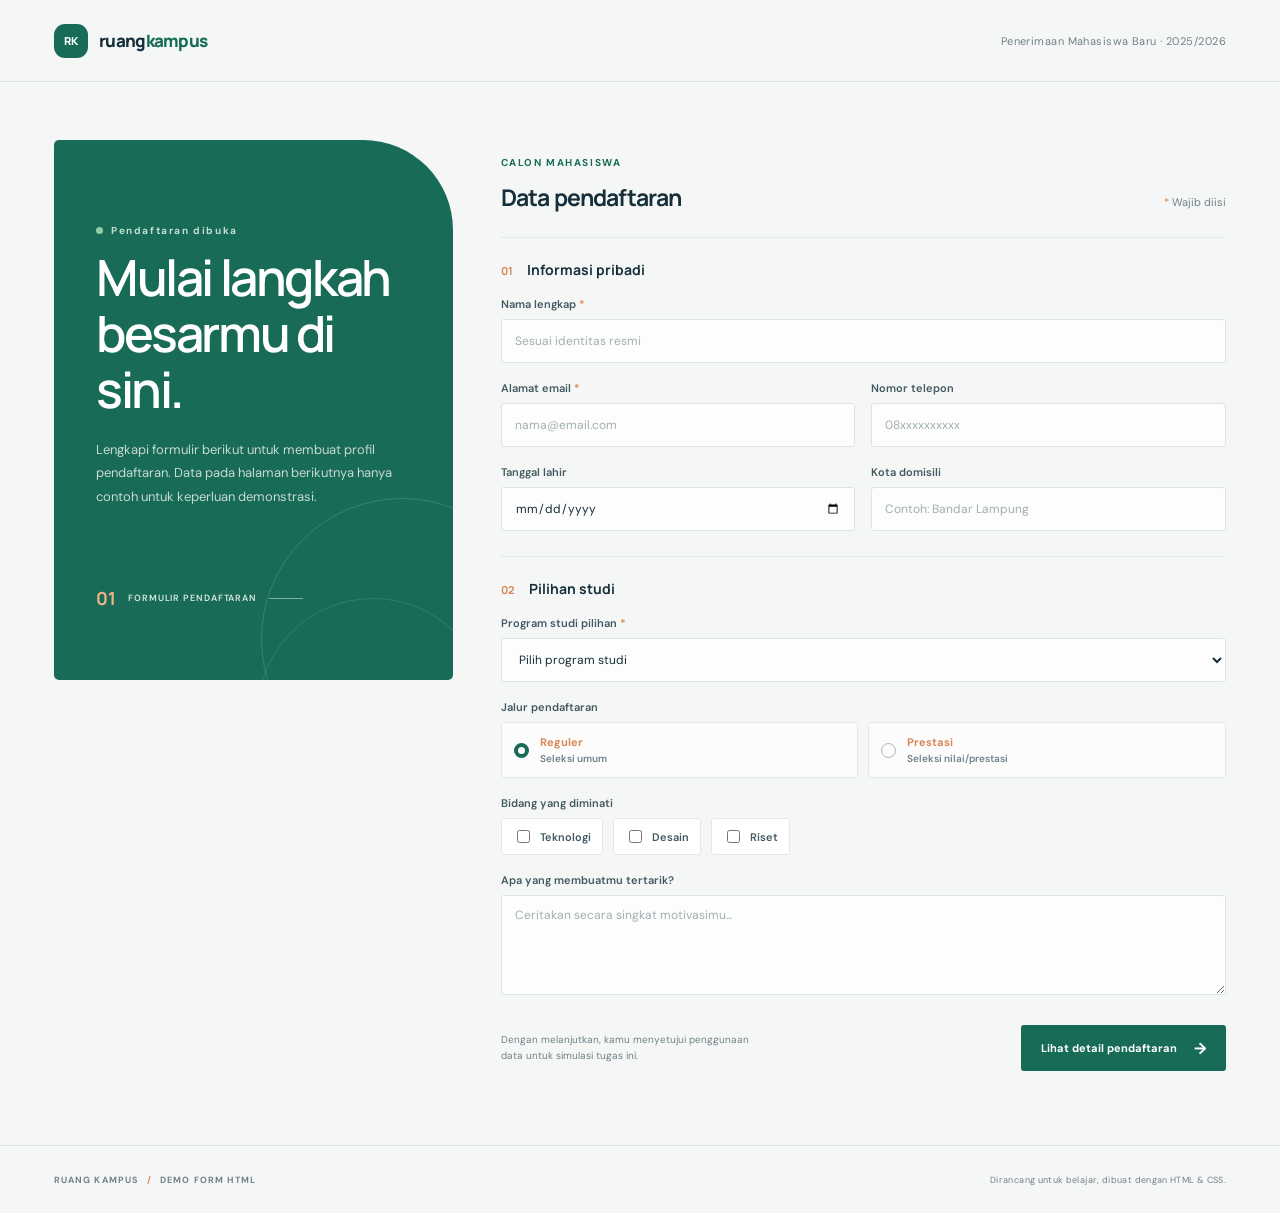
<file: task_3/index.html>
<!doctype html>
<html lang="id">
  <head>
    <meta charset="utf-8" />
    <meta name="viewport" content="width=device-width, initial-scale=1" />
    <meta
      name="description"
      content="Formulir pendaftaran mahasiswa baru — demo tugas HTML dan CSS."
    />
    <title>Formulir Pendaftaran | Ruang Kampus</title>
    <link rel="stylesheet" href="style.css" />
  </head>
  <body>
    <header class="site-header">
      <a class="brand" href="index.html" aria-label="Ruang Kampus, beranda">
        <span class="brand-mark">RK</span>
        <span>ruang<span class="brand-accent">kampus</span></span>
      </a>
      <span class="header-note">Penerimaan Mahasiswa Baru · 2025/2026</span>
    </header>

    <main class="page-shell">
      <section class="intro-panel" aria-labelledby="page-title">
        <p class="eyebrow"><span class="status-dot"></span> Pendaftaran dibuka</p>
        <h1 id="page-title">Mulai langkah<br />besarmu di sini.</h1>
        <p class="intro-copy">
          Lengkapi formulir berikut untuk membuat profil pendaftaran. Data pada
          halaman berikutnya hanya contoh untuk keperluan demonstrasi.
        </p>
        <div class="intro-footer">
          <span class="intro-number">01</span>
          <span>FORMULIR PENDAFTARAN</span>
          <span class="intro-line"></span>
        </div>
      </section>

      <section class="form-panel" aria-labelledby="form-title">
        <div class="section-heading">
          <div>
            <p class="eyebrow">CALON MAHASISWA</p>
            <h2 id="form-title">Data pendaftaran</h2>
          </div>
          <span class="required-note"><span aria-hidden="true">*</span> Wajib diisi</span>
        </div>

        <form action="detail.html" method="get">
          <fieldset class="form-section">
            <legend><span class="step-number">01</span> Informasi pribadi</legend>
            <div class="form-grid">
              <div class="field field-full">
                <label for="nama">Nama lengkap <span>*</span></label>
                <input
                  id="nama"
                  name="nama"
                  type="text"
                  placeholder="Sesuai identitas resmi"
                  autocomplete="name"
                  required
                />
              </div>
              <div class="field">
                <label for="email">Alamat email <span>*</span></label>
                <input
                  id="email"
                  name="email"
                  type="email"
                  placeholder="nama@email.com"
                  autocomplete="email"
                  required
                />
              </div>
              <div class="field">
                <label for="telepon">Nomor telepon</label>
                <input
                  id="telepon"
                  name="telepon"
                  type="tel"
                  placeholder="08xxxxxxxxxx"
                  autocomplete="tel"
                />
              </div>
              <div class="field">
                <label for="tanggal-lahir">Tanggal lahir</label>
                <input id="tanggal-lahir" name="tanggal_lahir" type="date" />
              </div>
              <div class="field">
                <label for="domisili">Kota domisili</label>
                <input id="domisili" name="domisili" type="text" placeholder="Contoh: Bandar Lampung" />
              </div>
            </div>
          </fieldset>

          <fieldset class="form-section">
            <legend><span class="step-number">02</span> Pilihan studi</legend>
            <div class="form-grid">
              <div class="field field-full">
                <label for="program">Program studi pilihan <span>*</span></label>
                <select id="program" name="program" required>
                  <option value="" selected disabled>Pilih program studi</option>
                  <option value="informatika">Informatika</option>
                  <option value="arsitektur">Arsitektur</option>
                  <option value="teknik-sipil">Teknik Sipil</option>
                  <option value="perencanaan-wilayah">Perencanaan Wilayah dan Kota</option>
                </select>
              </div>
              <div class="field field-full">
                <span class="field-label">Jalur pendaftaran</span>
                <div class="choice-row">
                  <label class="choice-card">
                    <input type="radio" name="jalur" value="reguler" checked />
                    <span class="choice-indicator"></span>
                    <span><strong>Reguler</strong><small>Seleksi umum</small></span>
                  </label>
                  <label class="choice-card">
                    <input type="radio" name="jalur" value="prestasi" />
                    <span class="choice-indicator"></span>
                    <span><strong>Prestasi</strong><small>Seleksi nilai/prestasi</small></span>
                  </label>
                </div>
              </div>
              <div class="field field-full">
                <span class="field-label">Bidang yang diminati</span>
                <div class="checkbox-row">
                  <label class="check-option"><input type="checkbox" name="minat" value="teknologi" /> Teknologi</label>
                  <label class="check-option"><input type="checkbox" name="minat" value="desain" /> Desain</label>
                  <label class="check-option"><input type="checkbox" name="minat" value="riset" /> Riset</label>
                </div>
              </div>
              <div class="field field-full">
                <label for="alasan">Apa yang membuatmu tertarik?</label>
                <textarea
                  id="alasan"
                  name="alasan"
                  rows="4"
                  placeholder="Ceritakan secara singkat motivasimu..."
                ></textarea>
              </div>
            </div>
          </fieldset>

          <div class="form-actions">
            <p>Dengan melanjutkan, kamu menyetujui penggunaan data untuk simulasi tugas ini.</p>
            <button class="button button-primary" type="submit">
              Lihat detail pendaftaran <span aria-hidden="true">→</span>
            </button>
          </div>
        </form>
      </section>
    </main>

    <footer class="site-footer">
      <span>RUANG KAMPUS <span class="footer-separator">/</span> DEMO FORM HTML</span>
      <span>Dirancang untuk belajar, dibuat dengan HTML & CSS.</span>
    </footer>
  </body>
</html>
</file>
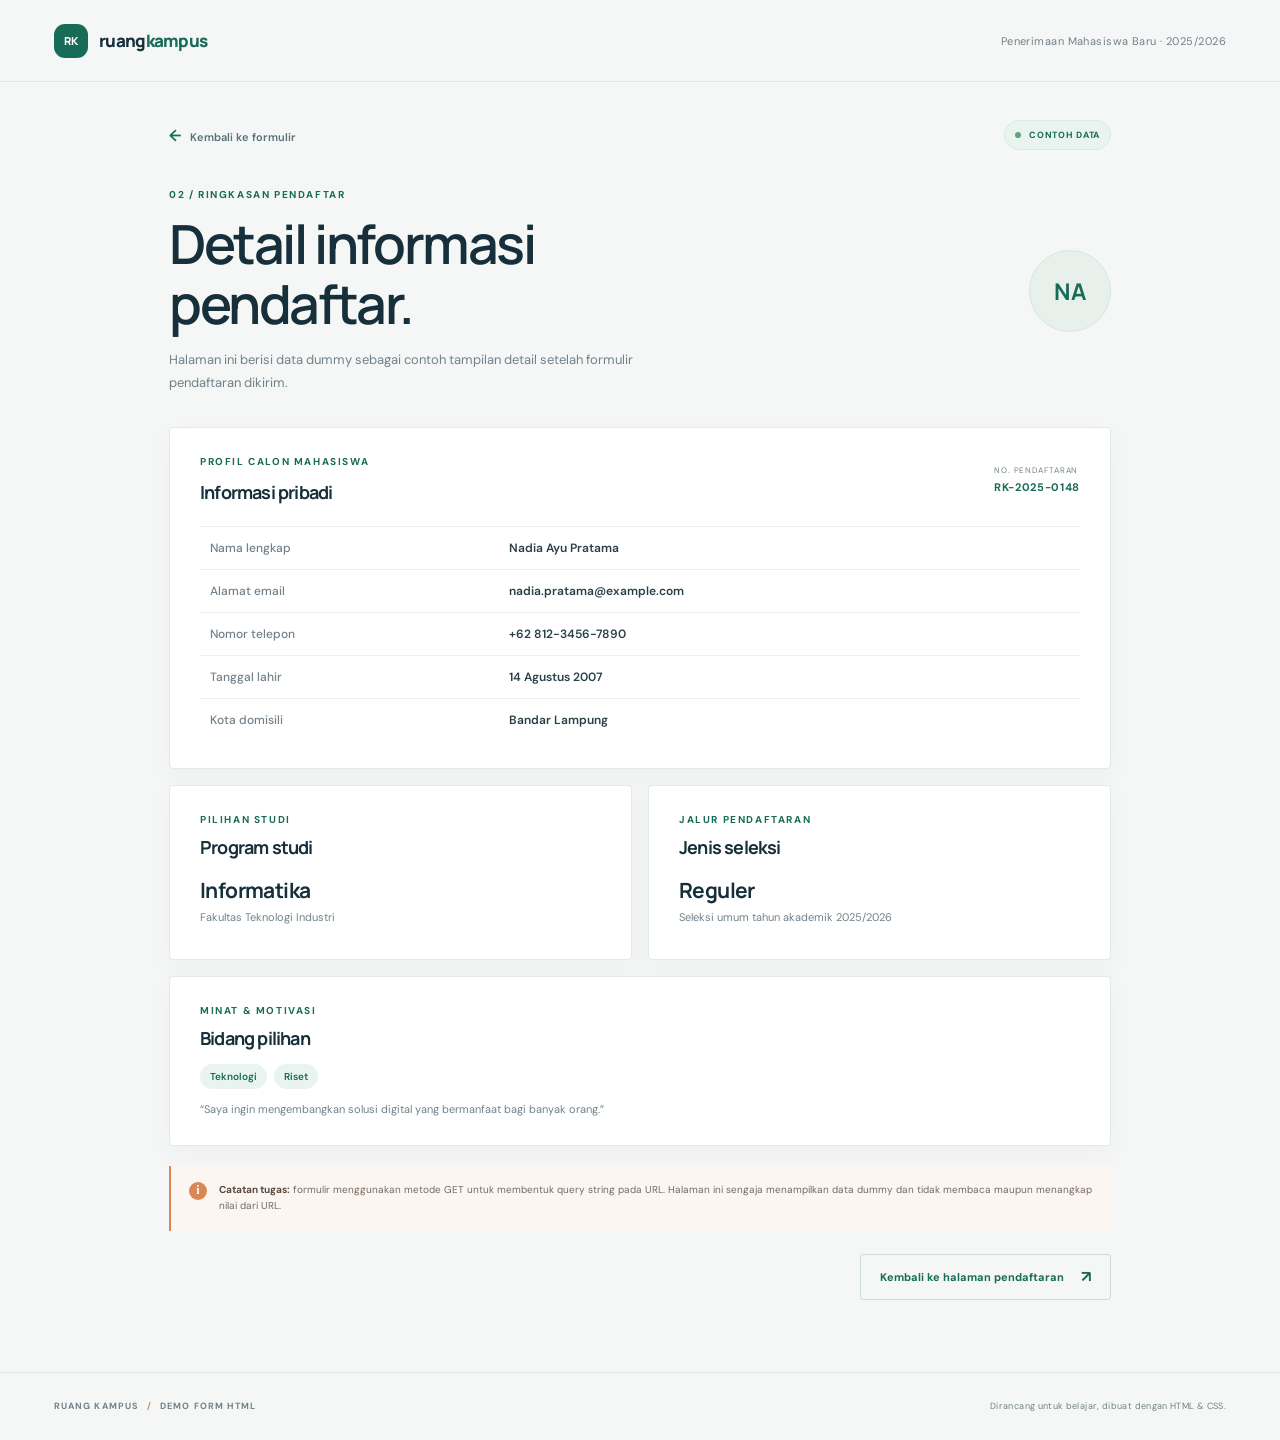
<file: task_3/detail.html>
<!doctype html>
<html lang="id">
  <head>
    <meta charset="utf-8" />
    <meta name="viewport" content="width=device-width, initial-scale=1" />
    <meta
      name="description"
      content="Contoh halaman detail informasi pendaftar untuk tugas HTML dan CSS."
    />
    <title>Detail Pendaftar | Ruang Kampus</title>
    <link rel="stylesheet" href="style.css" />
  </head>
  <body>
    <header class="site-header">
      <a class="brand" href="index.html" aria-label="Ruang Kampus, beranda">
        <span class="brand-mark">RK</span>
        <span>ruang<span class="brand-accent">kampus</span></span>
      </a>
      <span class="header-note">Penerimaan Mahasiswa Baru · 2025/2026</span>
    </header>

    <main class="detail-shell">
      <div class="detail-topline">
        <a class="back-link" href="index.html"><span aria-hidden="true">←</span> Kembali ke formulir</a>
        <span class="application-status"><span class="status-dot"></span> CONTOH DATA</span>
      </div>

      <section class="detail-hero" aria-labelledby="page-title">
        <div>
          <p class="eyebrow">02 / RINGKASAN PENDAFTAR</p>
          <h1 id="page-title">Detail informasi<br />pendaftar.</h1>
          <p class="intro-copy">
            Halaman ini berisi data dummy sebagai contoh tampilan detail setelah
            formulir pendaftaran dikirim.
          </p>
        </div>
        <div class="profile-badge" aria-hidden="true">NA</div>
      </section>

      <section class="detail-card" aria-labelledby="identity-title">
        <div class="card-heading">
          <div>
            <p class="eyebrow">PROFIL CALON MAHASISWA</p>
            <h2 id="identity-title">Informasi pribadi</h2>
          </div>
          <span class="record-number">NO. PENDAFTARAN <strong>RK-2025-0148</strong></span>
        </div>
        <div class="table-wrap">
          <table>
            <caption class="visually-hidden">Informasi pribadi pendaftar contoh</caption>
            <tbody>
              <tr><th scope="row">Nama lengkap</th><td>Nadia Ayu Pratama</td></tr>
              <tr><th scope="row">Alamat email</th><td>nadia.pratama@example.com</td></tr>
              <tr><th scope="row">Nomor telepon</th><td>+62 812-3456-7890</td></tr>
              <tr><th scope="row">Tanggal lahir</th><td>14 Agustus 2007</td></tr>
              <tr><th scope="row">Kota domisili</th><td>Bandar Lampung</td></tr>
            </tbody>
          </table>
        </div>
      </section>

      <section class="detail-grid" aria-label="Informasi pilihan studi">
        <article class="detail-card compact-card">
          <p class="eyebrow">PILIHAN STUDI</p>
          <h2>Program studi</h2>
          <p class="study-value">Informatika</p>
          <p class="muted-copy">Fakultas Teknologi Industri</p>
        </article>
        <article class="detail-card compact-card">
          <p class="eyebrow">JALUR PENDAFTARAN</p>
          <h2>Jenis seleksi</h2>
          <p class="study-value">Reguler</p>
          <p class="muted-copy">Seleksi umum tahun akademik 2025/2026</p>
        </article>
        <article class="detail-card compact-card interest-card">
          <p class="eyebrow">MINAT & MOTIVASI</p>
          <h2>Bidang pilihan</h2>
          <div class="tag-list">
            <span class="tag">Teknologi</span>
            <span class="tag">Riset</span>
          </div>
          <p class="muted-copy">“Saya ingin mengembangkan solusi digital yang bermanfaat bagi banyak orang.”</p>
        </article>
      </section>

      <aside class="demo-note">
        <span class="note-icon" aria-hidden="true">i</span>
        <p><strong>Catatan tugas:</strong> formulir menggunakan metode GET untuk membentuk query string pada URL. Halaman ini sengaja menampilkan data dummy dan tidak membaca maupun menangkap nilai dari URL.</p>
      </aside>

      <div class="bottom-action">
        <a class="button button-secondary" href="index.html">Kembali ke halaman pendaftaran <span aria-hidden="true">↗</span></a>
      </div>
    </main>

    <footer class="site-footer">
      <span>RUANG KAMPUS <span class="footer-separator">/</span> DEMO FORM HTML</span>
      <span>Dirancang untuk belajar, dibuat dengan HTML & CSS.</span>
    </footer>
  </body>
</html>
</file>
<file: task_3/style.css>
@import url('https://fonts.googleapis.com/css2?family=DM+Sans:wght@400;500;600;700&family=Manrope:wght@400;500;600;700;800&display=swap');

:root {
  color-scheme: light;
  --ink: #172f3b;
  --muted: #71818a;
  --line: #e2e9e9;
  --paper: #ffffff;
  --canvas: #f4f7f5;
  --green: #176b57;
  --green-dark: #105542;
  --green-pale: #eaf4ef;
  --orange: #d98755;
  font-family: 'DM Sans', sans-serif;
  font-synthesis: none;
  text-rendering: optimizeLegibility;
}

* {
  box-sizing: border-box;
}

body {
  min-width: 320px;
  margin: 0;
  color: var(--ink);
  background: var(--canvas);
}

a {
  color: inherit;
  text-decoration: none;
}

.site-header,
.site-footer {
  display: flex;
  align-items: center;
  justify-content: space-between;
  max-width: 1320px;
  margin: 0 auto;
  padding-right: 54px;
  padding-left: 54px;
}

.site-header {
  height: 82px;
  border-bottom: 1px solid rgba(23, 47, 59, 0.09);
}

.brand {
  display: inline-flex;
  align-items: center;
  gap: 11px;
  font-family: 'Manrope', sans-serif;
  font-size: 17px;
  font-weight: 800;
  letter-spacing: -0.7px;
}

.brand-mark {
  display: grid;
  width: 34px;
  height: 34px;
  place-items: center;
  border-radius: 11px;
  color: #fff;
  background: var(--green);
  font-size: 11px;
  letter-spacing: 0;
}

.brand-accent {
  color: var(--green);
}

.header-note,
.site-footer {
  color: var(--muted);
  font-size: 11px;
  letter-spacing: 0.04em;
}

.page-shell {
  display: grid;
  grid-template-columns: minmax(260px, 0.78fr) minmax(0, 1.42fr);
  gap: 48px;
  max-width: 1320px;
  margin: 0 auto;
  padding: 58px 54px 74px;
}

.intro-panel {
  position: sticky;
  top: 32px;
  align-self: start;
  min-height: 540px;
  display: flex;
  flex-direction: column;
  justify-content: center;
  overflow: hidden;
  padding: 50px 42px 36px;
  border-radius: 5px 90px 5px 5px;
  color: white;
  background: var(--green);
}

.intro-panel::before,
.intro-panel::after {
  position: absolute;
  right: -90px;
  bottom: -100px;
  width: 280px;
  height: 280px;
  border: 1px solid rgba(255, 255, 255, 0.15);
  border-radius: 50%;
  content: '';
}

.intro-panel::after {
  right: -36px;
  bottom: -150px;
  width: 230px;
  height: 230px;
  border-color: rgba(255, 255, 255, 0.12);
}

.eyebrow {
  margin: 0 0 12px;
  color: var(--green);
  font-size: 10px;
  font-weight: 700;
  letter-spacing: 0.16em;
}

.intro-panel .eyebrow {
  display: flex;
  align-items: center;
  gap: 8px;
  color: #c6dfd3;
}

.status-dot {
  display: inline-block;
  width: 7px;
  height: 7px;
  flex: 0 0 7px;
  border-radius: 50%;
  background: #93cda7;
}

h1,
h2,
p {
  margin-top: 0;
}

h1,
h2 {
  font-family: 'Manrope', sans-serif;
}

.intro-panel h1,
.detail-hero h1 {
  margin-bottom: 21px;
  font-size: clamp(34px, 4vw, 50px);
  font-weight: 600;
  letter-spacing: -2.4px;
  line-height: 1.12;
}

.intro-copy {
  max-width: 410px;
  margin-bottom: 0;
  color: #c7d9d2;
  font-size: 13px;
  line-height: 1.8;
}

.intro-footer {
  position: relative;
  z-index: 1;
  display: flex;
  align-items: center;
  gap: 12px;
  margin-top: 78px;
  color: #d9e9e3;
  font-size: 9px;
  font-weight: 600;
  letter-spacing: 0.1em;
}

.intro-number {
  color: #f2b487;
  font-family: 'Manrope', sans-serif;
  font-size: 18px;
  font-weight: 700;
  letter-spacing: 0;
}

.intro-line {
  width: 34px;
  height: 1px;
  background: rgba(255, 255, 255, 0.45);
}

.form-panel {
  padding: 16px 0 0;
}

.section-heading,
.card-heading {
  display: flex;
  align-items: end;
  justify-content: space-between;
  gap: 20px;
  margin-bottom: 24px;
}

.section-heading h2,
.card-heading h2,
.compact-card h2 {
  margin-bottom: 0;
  font-size: 23px;
  font-weight: 700;
  letter-spacing: -0.8px;
}

.required-note {
  padding-bottom: 4px;
  color: var(--muted);
  font-size: 11px;
}

.required-note span,
.field label span {
  color: var(--orange);
}

.form-section {
  min-width: 0;
  margin: 0 0 25px;
  padding: 22px 0 0;
  border: 0;
  border-top: 1px solid var(--line);
}

.form-section legend {
  float: left;
  width: 100%;
  margin-bottom: 18px;
  padding: 0;
  font-family: 'Manrope', sans-serif;
  font-size: 14px;
  font-weight: 700;
}

.form-section legend + .form-grid {
  clear: both;
}

.step-number {
  margin-right: 10px;
  color: var(--orange);
  font-size: 11px;
  letter-spacing: 0.05em;
}

.form-grid {
  display: grid;
  grid-template-columns: repeat(2, minmax(0, 1fr));
  gap: 18px 16px;
}

.field {
  display: flex;
  min-width: 0;
  flex-direction: column;
  gap: 8px;
}

.field-full {
  grid-column: 1 / -1;
}

.field label,
.field-label {
  color: #435861;
  font-size: 11px;
  font-weight: 600;
}

input:not([type='radio']):not([type='checkbox']),
select,
textarea {
  width: 100%;
  min-height: 44px;
  padding: 11px 13px;
  border: 1px solid #dce5e3;
  border-radius: 3px;
  outline: none;
  color: var(--ink);
  background: rgba(255, 255, 255, 0.77);
  font: inherit;
  font-size: 12px;
  transition: border-color 160ms ease, box-shadow 160ms ease;
}

textarea {
  min-height: 100px;
  resize: vertical;
}

input::placeholder,
textarea::placeholder {
  color: #a2afb2;
}

input:focus,
select:focus,
textarea:focus {
  border-color: var(--green);
  box-shadow: 0 0 0 3px rgba(23, 107, 87, 0.1);
}

.choice-row,
.checkbox-row {
  display: flex;
  flex-wrap: wrap;
  gap: 10px;
}

.choice-card {
  display: flex;
  min-width: 180px;
  flex: 1;
  align-items: center;
  gap: 11px;
  padding: 12px;
  border: 1px solid var(--line);
  border-radius: 3px;
  background: rgba(255, 255, 255, 0.65);
  cursor: pointer;
}

.choice-card input {
  position: absolute;
  width: 1px;
  height: 1px;
  opacity: 0;
}

.choice-indicator {
  width: 15px;
  height: 15px;
  flex: 0 0 15px;
  border: 1px solid #aab9b6;
  border-radius: 50%;
}

.choice-card input:checked + .choice-indicator {
  border: 4px solid var(--green);
}

.choice-card:has(input:focus-visible),
.check-option:has(input:focus-visible) {
  outline: 2px solid var(--green);
  outline-offset: 2px;
}

.choice-card strong,
.choice-card small {
  display: block;
}

.choice-card strong {
  font-size: 11px;
}

.choice-card small {
  margin-top: 3px;
  color: var(--muted);
  font-size: 10px;
}

.check-option {
  display: inline-flex;
  align-items: center;
  gap: 7px;
  padding: 8px 11px;
  border: 1px solid var(--line);
  border-radius: 3px;
  color: #53666c;
  background: #fff;
  font-size: 11px;
  cursor: pointer;
}

.check-option input {
  accent-color: var(--green);
}

.form-actions {
  display: flex;
  align-items: center;
  justify-content: space-between;
  gap: 20px;
  padding-top: 5px;
}

.form-actions p {
  max-width: 250px;
  margin: 0;
  color: var(--muted);
  font-size: 10px;
  line-height: 1.6;
}

.button {
  display: inline-flex;
  min-height: 46px;
  align-items: center;
  justify-content: center;
  gap: 17px;
  padding: 0 19px;
  border: 1px solid transparent;
  border-radius: 3px;
  font-family: 'DM Sans', sans-serif;
  font-size: 11px;
  font-weight: 700;
  transition: background 160ms ease, transform 160ms ease;
  cursor: pointer;
}

.button:hover {
  transform: translateY(-1px);
}

.button-primary {
  color: #fff;
  background: var(--green);
}

.button-primary:hover {
  background: var(--green-dark);
}

.button-primary span,
.button-secondary span {
  font-size: 16px;
}

.site-footer {
  min-height: 68px;
  border-top: 1px solid rgba(23, 47, 59, 0.09);
  font-size: 9px;
}

.site-footer span:first-child {
  font-weight: 700;
  letter-spacing: 0.12em;
}

.footer-separator {
  padding: 0 5px;
  color: var(--orange);
}

.detail-shell {
  max-width: 1050px;
  margin: 0 auto;
  padding: 38px 54px 72px;
}

.detail-topline {
  display: flex;
  align-items: center;
  justify-content: space-between;
  margin-bottom: 38px;
}

.back-link {
  color: #587078;
  font-size: 11px;
  font-weight: 600;
}

.back-link span {
  margin-right: 6px;
  color: var(--green);
  font-size: 16px;
}

.application-status {
  display: inline-flex;
  align-items: center;
  gap: 8px;
  padding: 8px 10px;
  border: 1px solid #dce8e0;
  border-radius: 20px;
  color: var(--green);
  background: var(--green-pale);
  font-size: 9px;
  font-weight: 700;
  letter-spacing: 0.08em;
}

.application-status .status-dot {
  width: 6px;
  height: 6px;
  flex-basis: 6px;
  background: #63a17b;
}

.detail-hero {
  display: flex;
  align-items: center;
  justify-content: space-between;
  gap: 30px;
  margin-bottom: 32px;
}

.detail-hero h1 {
  margin-bottom: 14px;
  font-size: clamp(36px, 5vw, 54px);
}

.detail-hero .intro-copy {
  max-width: 520px;
  color: var(--muted);
}

.profile-badge {
  display: grid;
  width: 82px;
  height: 82px;
  flex: 0 0 82px;
  place-items: center;
  border: 1px solid #d9e6df;
  border-radius: 50%;
  color: var(--green);
  background: #e7f0eb;
  font-family: 'Manrope', sans-serif;
  font-size: 23px;
  font-weight: 700;
}

.detail-card {
  padding: 27px 30px;
  border: 1px solid #e4eae7;
  border-radius: 4px;
  background: var(--paper);
  box-shadow: 0 8px 28px rgba(29, 53, 45, 0.035);
}

.card-heading {
  align-items: center;
  margin-bottom: 22px;
}

.card-heading h2,
.compact-card h2 {
  font-size: 18px;
}

.record-number {
  color: var(--muted);
  font-size: 8px;
  letter-spacing: 0.11em;
}

.record-number strong {
  display: block;
  margin-top: 5px;
  color: var(--green);
  font-size: 11px;
  letter-spacing: 0.06em;
}

.table-wrap {
  overflow-x: auto;
}

table {
  width: 100%;
  border-collapse: collapse;
  text-align: left;
}

tbody tr {
  border-top: 1px solid #edf0ee;
}

th,
td {
  padding: 13px 10px;
  font-size: 12px;
}

th {
  width: 34%;
  color: var(--muted);
  font-weight: 500;
}

td {
  color: #293f47;
  font-weight: 600;
}

.detail-grid {
  display: grid;
  grid-template-columns: 1fr 1fr;
  gap: 16px;
  margin-top: 16px;
}

.compact-card {
  min-height: 175px;
}

.compact-card .eyebrow {
  margin-bottom: 9px;
}

.study-value {
  margin: 17px 0 4px;
  font-family: 'Manrope', sans-serif;
  font-size: 21px;
  font-weight: 700;
  letter-spacing: -0.6px;
}

.muted-copy {
  margin-bottom: 0;
  color: var(--muted);
  font-size: 11px;
  line-height: 1.65;
}

.interest-card {
  grid-column: 1 / -1;
  min-height: auto;
}

.tag-list {
  display: flex;
  gap: 7px;
  margin: 14px 0 11px;
}

.tag {
  padding: 6px 10px;
  border-radius: 20px;
  color: var(--green);
  background: var(--green-pale);
  font-size: 10px;
  font-weight: 600;
}

.demo-note {
  display: flex;
  align-items: flex-start;
  gap: 12px;
  margin-top: 20px;
  padding: 16px 18px;
  border-left: 2px solid var(--orange);
  background: #fbf6f1;
}

.note-icon {
  display: grid;
  width: 18px;
  height: 18px;
  flex: 0 0 18px;
  place-items: center;
  border-radius: 50%;
  color: white;
  background: var(--orange);
  font-family: Georgia, serif;
  font-size: 12px;
  font-weight: 700;
}

.demo-note p {
  margin: 0;
  color: #79695f;
  font-size: 10px;
  line-height: 1.65;
}

.demo-note strong {
  color: #58483e;
}

.bottom-action {
  display: flex;
  justify-content: flex-end;
  margin-top: 23px;
}

.button-secondary {
  border-color: #cbdad3;
  color: var(--green);
  background: transparent;
}

.button-secondary:hover {
  background: var(--green-pale);
}

.visually-hidden {
  position: absolute;
  width: 1px;
  height: 1px;
  overflow: hidden;
  clip: rect(0, 0, 0, 0);
  white-space: nowrap;
  clip-path: inset(50%);
}

@media (max-width: 900px) {
  .site-header,
  .site-footer {
    padding-right: 30px;
    padding-left: 30px;
  }

  .page-shell {
    grid-template-columns: 0.7fr 1.3fr;
    gap: 30px;
    padding: 40px 30px 58px;
  }

  .intro-panel {
    min-height: 480px;
    padding: 35px 28px;
  }

  .detail-shell {
    padding-right: 30px;
    padding-left: 30px;
  }
}

@media (max-width: 680px) {
  .site-header {
    height: 70px;
  }

  .header-note {
    max-width: 145px;
    text-align: right;
    font-size: 9px;
  }

  .site-header,
  .site-footer {
    padding-right: 20px;
    padding-left: 20px;
  }

  .page-shell {
    grid-template-columns: 1fr;
    gap: 28px;
    padding: 24px 20px 46px;
  }

  .intro-panel {
    position: relative;
    top: auto;
    min-height: 330px;
    padding: 36px 30px 28px;
    border-top-right-radius: 62px;
  }

  .intro-panel h1 {
    font-size: 38px;
  }

  .intro-footer {
    margin-top: 38px;
  }

  .form-panel {
    padding-top: 0;
  }

  .form-actions {
    align-items: stretch;
    flex-direction: column;
  }

  .form-actions p {
    max-width: none;
  }

  .button-primary {
    width: 100%;
  }

  .detail-shell {
    padding: 25px 20px 48px;
  }

  .detail-topline {
    margin-bottom: 32px;
  }

  .detail-hero h1 {
    font-size: 40px;
  }

  .profile-badge {
    width: 58px;
    height: 58px;
    flex-basis: 58px;
    font-size: 18px;
  }

  .detail-card {
    padding: 22px 18px;
  }

  .card-heading {
    align-items: flex-start;
    flex-direction: column;
    gap: 12px;
  }

  .detail-grid {
    grid-template-columns: 1fr;
  }

  .interest-card {
    grid-column: auto;
  }

  th,
  td {
    padding-right: 6px;
    padding-left: 6px;
    font-size: 11px;
  }

  th {
    width: 42%;
  }

  .site-footer {
    align-items: flex-start;
    flex-direction: column;
    justify-content: center;
    gap: 5px;
    padding-top: 15px;
    padding-bottom: 15px;
  }
}

@media (max-width: 420px) {
  .form-grid {
    grid-template-columns: 1fr;
  }

  .field-full {
    grid-column: auto;
  }

  .choice-row {
    flex-direction: column;
  }

  .choice-card {
    flex: auto;
  }

  .detail-hero {
    align-items: flex-start;
  }

  .profile-badge {
    width: 46px;
    height: 46px;
    flex-basis: 46px;
    font-size: 15px;
  }
}
</file>
